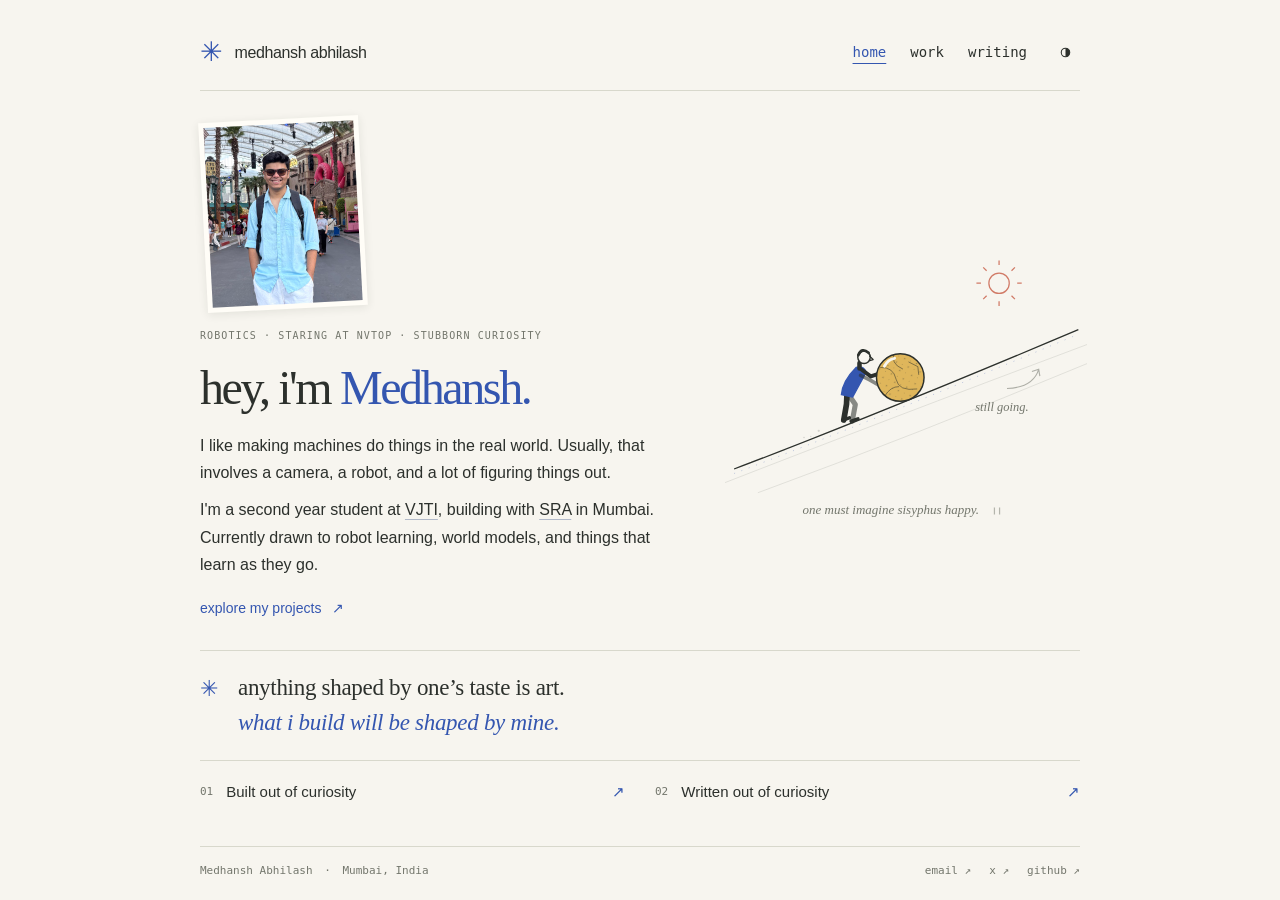
<file: index.html>
<!doctype html>
<html lang="en" data-theme="day">
<head>
<meta charset="utf-8"><meta name="viewport" content="width=device-width,initial-scale=1">
<meta name="description" content="Medhansh Abhilash — robotics, robot learning, and making things move. Built McQueen, a single-camera autonomous RC car.">
<meta name="theme-color" content="#f7f5ef"><title>Medhansh Abhilash</title>
<link rel="icon" href="assets/favicon.svg" type="image/svg+xml"><link rel="stylesheet" href="style.css?v=liquid-name-3">
<script src="site.js?v=curiosity-1" defer></script>
</head>
<body class="home-page">
<a class="skip" href="#main">Skip to content</a>
<div class="page">
<header class="masthead">
<a href="index.html" class="signature" aria-label="Medhansh Abhilash, home"><span class="asterisk" aria-hidden="true">✳</span> medhansh abhilash</a>
<nav aria-label="Main navigation"><a href="index.html" data-page="home" aria-current="page">home</a><a href="work.html" data-page="work">work</a><a href="writing.html" data-page="writing">writing</a><button id="theme" class="icon-button" aria-label="Switch to dark theme" title="A change of light"><svg viewBox="0 0 24 24" width="17" height="17" aria-hidden="true"><circle cx="12" cy="12" r="6" fill="none" stroke="currentColor" stroke-width="1.5"/><path d="M12 6a6 6 0 0 1 0 12Z" fill="currentColor"/></svg></button></nav>
</header>
<main id="main"><section class="hello" aria-labelledby="hello-title">
<div class="hello-copy"><a class="portrait portrait-light" href="https://github.com/medhansh2808" target="_blank" rel="noopener" aria-label="Medhansh on GitHub"><span class="portrait-crop"><img src="assets/medh-light.jpeg" alt="Medhansh, in daylight" width="1152" height="1536"></span></a><a class="portrait portrait-dark" href="https://github.com/medhansh2808" target="_blank" rel="noopener" aria-label="Medhansh on GitHub"><span class="portrait-crop"><img src="assets/medh-dark.jpeg" alt="Medhansh, at night" width="1152" height="1536"></span></a><p class="eyebrow">ROBOTICS · STARING AT NVTOP · STUBBORN CURIOSITY </p><h1 id="hello-title">hey, i'm <span class="ocean-name" tabindex="0" aria-label="Medhansh."><span class="ocean-letter" aria-hidden="true" style="--i:0">M</span><span class="ocean-letter" aria-hidden="true" style="--i:1">e</span><span class="ocean-letter" aria-hidden="true" style="--i:2">d</span><span class="ocean-letter" aria-hidden="true" style="--i:3">h</span><span class="ocean-letter" aria-hidden="true" style="--i:4">a</span><span class="ocean-letter" aria-hidden="true" style="--i:5">n</span><span class="ocean-letter" aria-hidden="true" style="--i:6">s</span><span class="ocean-letter" aria-hidden="true" style="--i:7">h</span><span class="ocean-letter" aria-hidden="true" style="--i:8">.</span></span></h1><p>I like making machines do things in the real world. Usually, that involves a camera, a robot, and a lot of figuring things out.</p><p>I'm a second year student at <a href="https://vjti.ac.in/" target="_blank" rel="noopener">VJTI</a>, building with <a href="https://sravjti.in/" target="_blank" rel="noopener">SRA</a> in Mumbai. Currently drawn to robot learning, world models, and things that learn as they go.</p><a class="quiet-link" href="work.html">explore my projects <span aria-hidden="true">↗</span></a></div>
<figure class="sisyphus">
<svg id="ascent" viewBox="0 0 320 235" role="img" aria-labelledby="ascent-title ascent-desc">
<title id="ascent-title">One must imagine Sisyphus happy</title><desc id="ascent-desc">A small blue Sisyphus leans forward and pushes a golden boulder uphill. It rolls back down; he follows it and starts again.</desc>
<defs>
<pattern id="stipple" width="8" height="8" patternUnits="userSpaceOnUse"><circle cx="2" cy="2" r=".7" fill="currentColor" opacity=".35"/><circle cx="6" cy="6" r=".45" fill="currentColor" opacity=".25"/></pattern>
<clipPath id="stone-clip"><circle r="21"/></clipPath>
<linearGradient id="fade" x1="0" y1="0" x2="1" y2="0"><stop offset="0" stop-color="white" stop-opacity="0"/><stop offset=".15" stop-color="white"/><stop offset=".86" stop-color="white"/><stop offset="1" stop-color="white" stop-opacity="0"/></linearGradient>
<mask id="scene-fade"><rect width="320" height="235" fill="url(#fade)"/></mask>
</defs>
<g class="sun-doodle" stroke="currentColor" fill="none" stroke-width="1.1"><circle cx="242" cy="47" r="9"/><path d="M242 31v-4m0 40v-4m-16-16h-4m40 0h-4m-27-11-3-3m28 28-3-3m0-22 3-3m-28 28 3-3"/></g>
<g class="moon-doodle" aria-hidden="true"><path d="M246 35 A12 12 0 1 0 253 55 A12 12 0 0 1 246 35Z" fill="var(--gold)" stroke="currentColor" stroke-width=".8"/><path d="M264 30v5m-2.5-2.5h5M224 54v4m-2-2h4" fill="none" stroke="currentColor" stroke-width=".9"/><circle cx="228" cy="28" r=".9" fill="currentColor"/></g>
<g>
<path class="hill-line" d="M8 211 Q127 166 312 88"/>
<path class="contour" d="M-5 225 Q136 170 320 101M29 232 Q168 181 322 117"/>
<path class="hill-dots" d="M8 215 Q127 170 312 92"/>
<g id="traveler">
<g id="person" fill="none" stroke="currentColor" stroke-linecap="round" stroke-linejoin="round">
<path id="back-leg" class="back-limb" stroke-width="4.5"/>
<path id="back-foot" stroke-width="3"/>
<path id="front-leg" stroke-width="5"/>
<path id="front-foot" stroke-width="3"/>
<path id="body" class="tunic" stroke-width="1.2"/>
<path id="arm-back" class="back-limb" stroke-width="3.3"/>
<path id="arm-front" stroke-width="3.5"/>
<g id="head"><path d="M-4 2v5" stroke-width="4"/><circle cy="-3" r="5.5" class="face" stroke-width="1.3"/><path d="M-5-5q3-7 9-2" stroke-width="2.5"/><path d="m5-4 3 3-3 1" stroke-width="1.2"/></g>

</g>
<g id="stone"><circle r="21" class="stone-fill" stroke="currentColor" stroke-width="1.3"/><g id="stone-texture" clip-path="url(#stone-clip)"><circle r="21" fill="url(#stipple)"/><path d="M-13-15q11 4 9 15t14 15M4-23q-8 8 1 17m-24 16q8-6 15-3M12-10l6 7-2 7" fill="none" stroke="currentColor" stroke-width=".7" opacity=".6"/></g><path d="M-14-10q3-6 9-7" fill="none" stroke="var(--paper)" stroke-width="2.5" stroke-linecap="round"/></g>
<g id="dust" fill="currentColor" opacity=".3"><circle cx="-41" cy="12" r="1"/><circle cx="-48" cy="17" r=".6"/><circle cx="-54" cy="18" r=".7"/></g>
</g></g>
<path class="tiny-arrow" d="M249 140q23-1 28-17m-6 2 6-2 1 6" fill="none" stroke="currentColor" stroke-width="1"/>
<text x="221" y="160" class="hill-note">still going.</text>
</svg>
<figcaption><span>one must imagine sisyphus happy.</span><button id="motion" class="icon-button" aria-label="Pause Sisyphus animation" aria-pressed="false"><svg id="pause-icon" viewBox="0 0 14 14" width="12" height="12" aria-hidden="true"><path d="M4 3v8M10 3v8" stroke="currentColor" stroke-width="1.4"/></svg></button></figcaption>
</figure>
</section><section class="art-note" aria-label="My approach to art"><span class="art-star" aria-hidden="true">✳</span><p>anything shaped by one’s taste is art.<br><em>what i build will be shaped by mine.</em></p></section><div class="home-links"><a href="work.html"><span>01</span> Built out of curiosity <b aria-hidden="true">↗</b></a><a href="writing.html"><span>02</span> Written out of curiosity <b aria-hidden="true">↗</b></a></div></main>
<footer><span>Medhansh Abhilash <span class="footer-dot">·</span> Mumbai, India</span><span class="footer-note"><a href="mailto:medhansh2808@gmail.com">email ↗</a><a href="https://x.com/notmedhansh" target="_blank" rel="noopener">x ↗</a><a href="https://github.com/medhansh2808" target="_blank" rel="noopener">github ↗</a></span></footer>
</div>

</body></html>
</file>
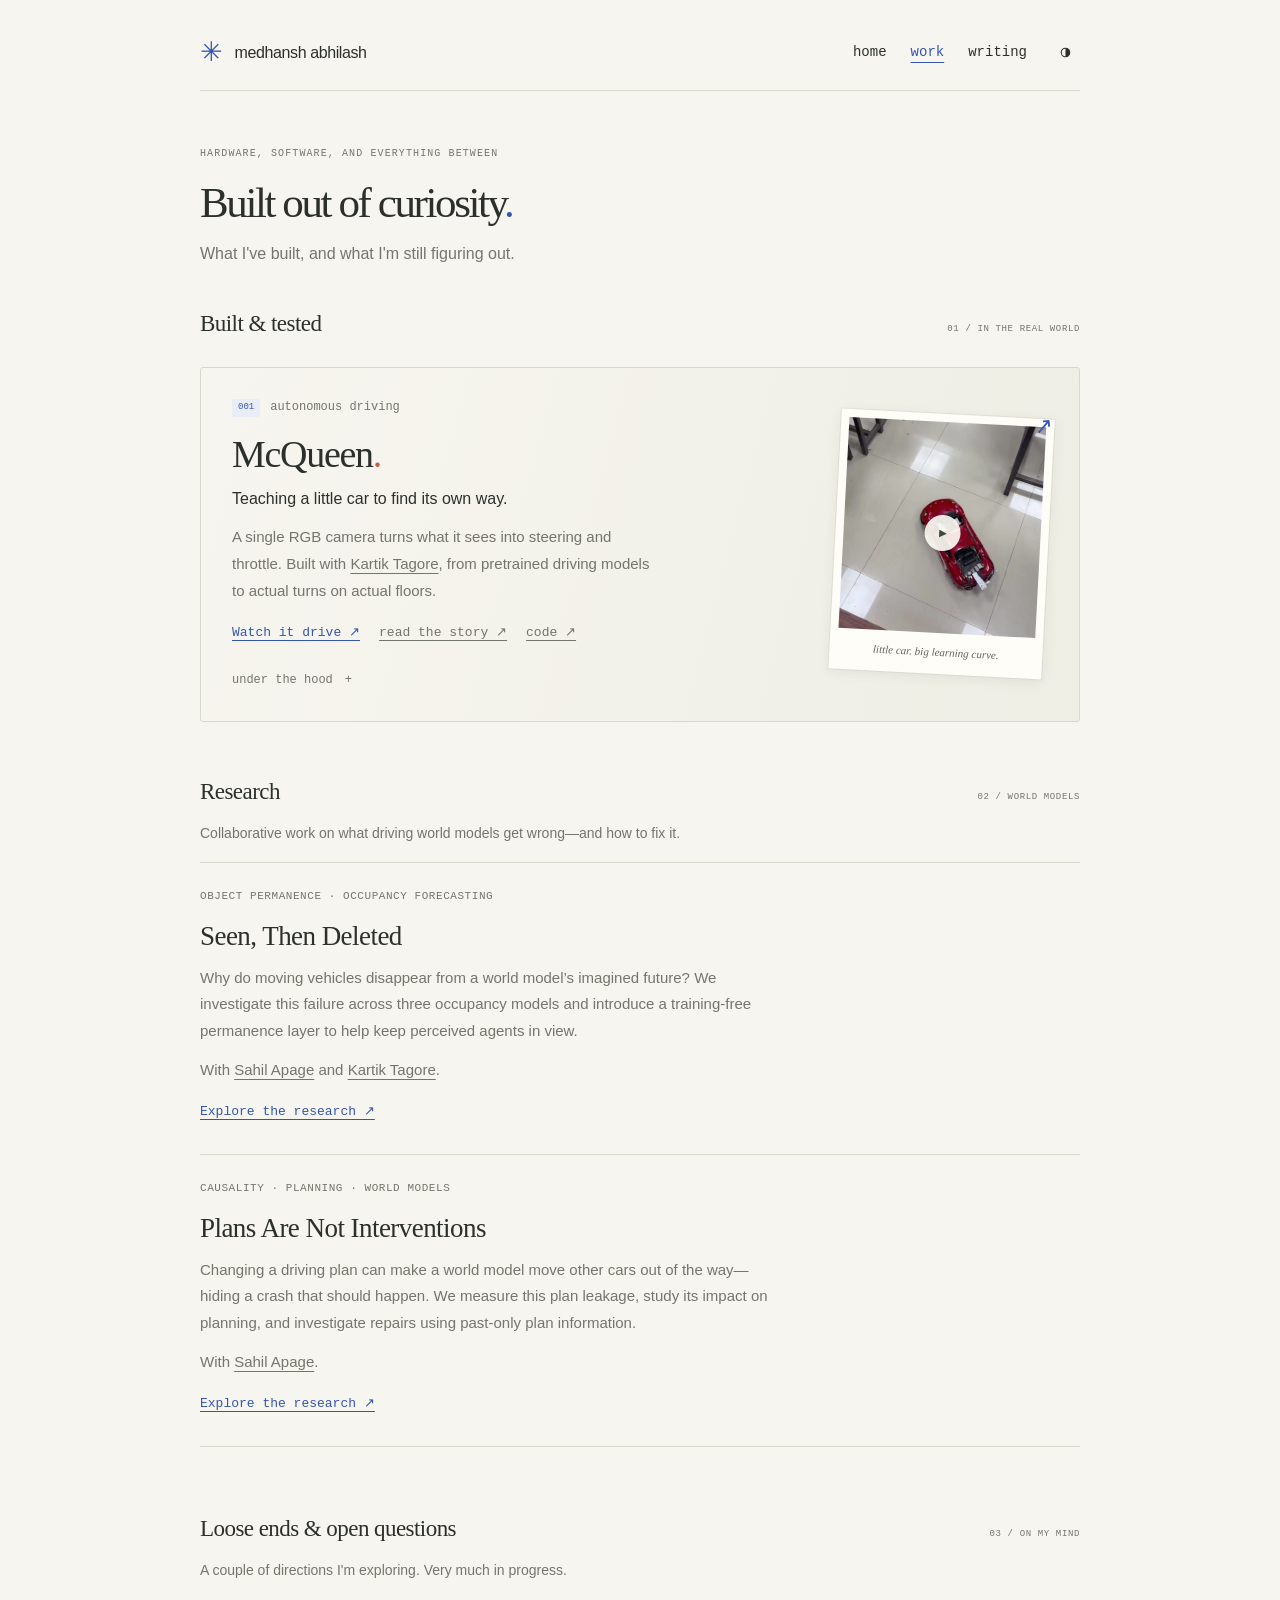
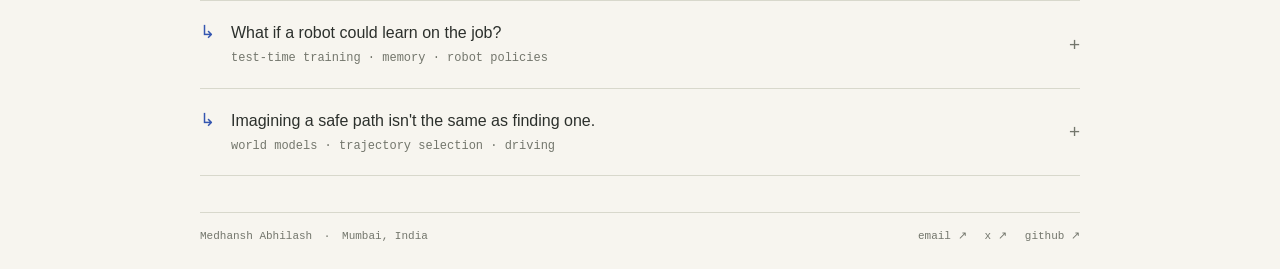
<file: work.html>
<!doctype html>
<html lang="en" data-theme="day">
<head>
<meta charset="utf-8"><meta name="viewport" content="width=device-width,initial-scale=1">
<meta name="description" content="Medhansh Abhilash — robotics, robot learning, and making things move. Built McQueen, a single-camera autonomous RC car.">
<meta name="theme-color" content="#f7f5ef"><title>Work · Medhansh Abhilash</title>
<link rel="icon" href="assets/favicon.svg" type="image/svg+xml"><link rel="stylesheet" href="style.css?v=curiosity-1">
<script src="site.js?v=curiosity-1" defer></script>
</head>
<body class="work-page">
<a class="skip" href="#main">Skip to content</a>
<div class="page">
<header class="masthead">
<a href="index.html" class="signature" aria-label="Medhansh Abhilash, home"><span class="asterisk" aria-hidden="true">✳</span> medhansh abhilash</a>
<nav aria-label="Main navigation"><a href="index.html" data-page="home">home</a><a href="work.html" data-page="work" aria-current="page">work</a><a href="writing.html" data-page="writing">writing</a><button id="theme" class="icon-button" aria-label="Switch to dark theme" title="A change of light"><svg viewBox="0 0 24 24" width="17" height="17" aria-hidden="true"><circle cx="12" cy="12" r="6" fill="none" stroke="currentColor" stroke-width="1.5"/><path d="M12 6a6 6 0 0 1 0 12Z" fill="currentColor"/></svg></button></nav>
</header>
<main id="main"><div class="page-intro"><p class="eyebrow">HARDWARE, SOFTWARE, AND EVERYTHING BETWEEN</p><h1>Built out of curiosity<span>.</span></h1><p>What I've built, and what I'm still figuring out.</p></div><section id="work" class="work" aria-labelledby="work-title">
<div class="section-heading"><h2 id="work-title">Built & tested</h2><span class="margin-label">01 / IN THE REAL WORLD</span></div>
<article class="project">
<div class="project-content"><div class="project-meta"><span class="project-index">001</span><span>autonomous driving</span></div><h3>McQueen<span class="red-dot" aria-hidden="true">.</span></h3><p class="project-lead">Teaching a little car to find its own way.</p><p>A single RGB camera turns what it sees into steering and throttle. Built with <a href="https://github.com/kt-fr" target="_blank" rel="noopener">Kartik Tagore</a>, from pretrained driving models to actual turns on actual floors.</p><div class="project-links"><button class="text-link" id="watch-demo">Watch it drive <span aria-hidden="true">↗</span></button><a href="https://blog.sravjti.in/2026/10/20/mcqueen.html" target="_blank" rel="noopener">read the story ↗</a><a href="https://github.com/medhansh2808/McQueen" target="_blank" rel="noopener">code <span aria-hidden="true">↗</span></a></div><details class="under-hood"><summary>under the hood <span aria-hidden="true">+</span></summary><div><p>A frozen comma.ai/openpilot backbone, a small learned action head, and recurrent state for temporal context. Jetson Nano on the car; remote RTX 4090 inference.</p><p>Tested on real hardware, including autonomous turns. Reliable navigation remains a work in progress.</p></div></details></div>
<button class="demo-photo" id="photo-demo" aria-label="Watch McQueen's driving demonstration"><img src="assets/mcqueen-poster.jpg" alt="McQueen, a red RC car carrying a camera and onboard electronics, on the floor of the lab" width="512" height="910"><span class="photo-play" aria-hidden="true">▶</span><span class="photo-caption">little car. big learning curve.</span><span class="photo-corner" aria-hidden="true">↗</span></button>
</article>
</section>
<!-- RESEARCH START -->
<section id="research" class="notes" aria-labelledby="research-title">
  <div class="section-heading">
    <h2 id="research-title">Research</h2>
    <span class="margin-label">02 / WORLD MODELS</span>
  </div>
  <p class="section-intro">
    Collaborative work on what driving world models get wrong—and how to fix it.
  </p>

  <article class="writing-entry">
    <div class="writing-meta">
      <span>OBJECT PERMANENCE · OCCUPANCY FORECASTING</span>
    </div>
    <h2>Seen, Then Deleted</h2>
    <p>
      Why do moving vehicles disappear from a world model’s imagined future?
      We investigate this failure across three occupancy models and introduce
      a training-free permanence layer to help keep perceived agents in view.
    </p>
    <p>
      With <a href="https://sahilapage.github.io/" target="_blank"
      rel="noopener">Sahil Apage</a> and
      <a href="https://github.com/kt-fr" target="_blank"
      rel="noopener">Kartik Tagore</a>.
    </p>
    <a class="writing-cta"
       href="https://sahilapage.github.io/seen-then-deleted/"
       target="_blank" rel="noopener">Explore the research ↗</a>
  </article>

  <article class="writing-entry">
    <div class="writing-meta">
      <span>CAUSALITY · PLANNING · WORLD MODELS</span>
    </div>
    <h2>Plans Are Not Interventions</h2>
    <p>
      Changing a driving plan can make a world model move other cars out of
      the way—hiding a crash that should happen. We measure this plan leakage,
      study its impact on planning, and investigate repairs using past-only
      plan information.
    </p>
    <p>
      With <a href="https://sahilapage.github.io/" target="_blank"
      rel="noopener">Sahil Apage</a>.
    </p>
    <a class="writing-cta"
       href="https://sahilapage.github.io/plan-leak/"
       target="_blank" rel="noopener">Explore the research ↗</a>
  </article>
</section>
<!-- RESEARCH END -->

<section id="notes" class="notes" aria-labelledby="notes-title"><div class="section-heading"><h2 id="notes-title">Loose ends & open questions</h2><span class="margin-label">03 / ON MY MIND</span></div><p class="section-intro">A couple of directions I'm exploring. Very much in progress.</p>
<details class="note"><summary><span class="note-marker">↳</span><span class="note-heading">What if a robot could learn on the job?<small>test-time training · memory · robot policies</small></span><span class="note-toggle" aria-hidden="true">+</span></summary><div class="note-body"><p>I'm exploring how test-time training can add adaptation and memory to pretrained robot policies. The interesting question for me: what should a robot remember from a demonstration, and how can that change its next action?</p><p>I'm particularly interested in tasks that need history, one-shot imitation, and making the training fit on a single GPU.</p><span class="note-status">research exploration</span></div></details>
<details class="note"><summary><span class="note-marker">↳</span><span class="note-heading">Imagining a safe path isn't the same as finding one.<small>world models · trajectory selection · driving</small></span><span class="note-toggle" aria-hidden="true">+</span></summary><div class="note-body"><p>A driving policy proposes candidate trajectories; a world model predicts what might happen along each one. I'm experimenting with how to choose among them—and how to tell whether the failure came from the candidates or their ranking.</p><p>The question I'm chasing: when should we trust an imagined future, and when should uncertainty make us more cautious?</p><span class="note-status">ongoing experiments</span></div></details>
</section></main>
<footer><span>Medhansh Abhilash <span class="footer-dot">·</span> Mumbai, India</span><span class="footer-note"><a href="mailto:medhansh2808@gmail.com">email ↗</a><a href="https://x.com/notmedhansh" target="_blank" rel="noopener">x ↗</a><a href="https://github.com/medhansh2808" target="_blank" rel="noopener">github ↗</a></span></footer>
</div>
<dialog id="demo-dialog" aria-labelledby="demo-title"><div class="dialog-heading"><h2 id="demo-title">McQueen, out in the world.</h2><button id="close-demo" class="icon-button" aria-label="Close demonstration">×</button></div><video id="demo-video" controls playsinline preload="none" poster="assets/mcqueen-poster.jpg"><source src="assets/mcqueen.mp4" type="video/mp4">Your browser does not support HTML video. <a href="assets/mcqueen.mp4">Download the demo.</a></video><p>A real hardware test. A single RGB camera. An autonomous turn.</p></dialog>
</body></html>
</file>
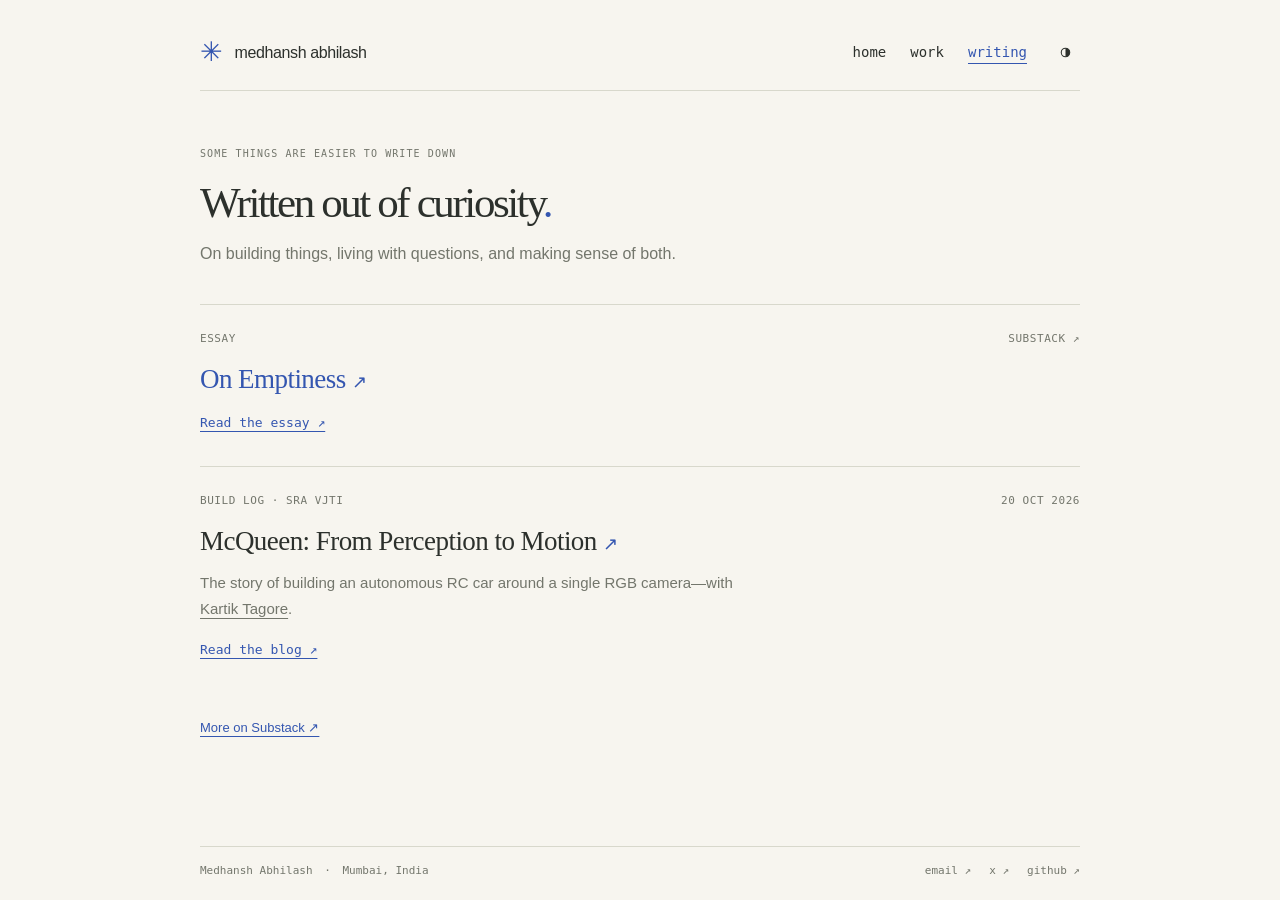
<file: writing.html>
<!doctype html>
<html lang="en" data-theme="day">
<head>
<meta charset="utf-8"><meta name="viewport" content="width=device-width,initial-scale=1">
<meta name="description" content="Medhansh Abhilash — robotics, robot learning, and making things move. Built McQueen, a single-camera autonomous RC car.">
<meta name="theme-color" content="#f7f5ef"><title>Writing · Medhansh Abhilash</title>
<link rel="icon" href="assets/favicon.svg" type="image/svg+xml"><link rel="stylesheet" href="style.css?v=curiosity-1">
<script src="site.js?v=curiosity-1" defer></script>
</head>
<body class="writing-page">
<a class="skip" href="#main">Skip to content</a>
<div class="page">
<header class="masthead">
<a href="index.html" class="signature" aria-label="Medhansh Abhilash, home"><span class="asterisk" aria-hidden="true">✳</span> medhansh abhilash</a>
<nav aria-label="Main navigation"><a href="index.html" data-page="home">home</a><a href="work.html" data-page="work">work</a><a href="writing.html" data-page="writing" aria-current="page">writing</a><button id="theme" class="icon-button" aria-label="Switch to dark theme" title="A change of light"><svg viewBox="0 0 24 24" width="17" height="17" aria-hidden="true"><circle cx="12" cy="12" r="6" fill="none" stroke="currentColor" stroke-width="1.5"/><path d="M12 6a6 6 0 0 1 0 12Z" fill="currentColor"/></svg></button></nav>
</header>
<main id="main"><section class="writing-page"><div class="page-intro"><p class="eyebrow">SOME THINGS ARE EASIER TO WRITE DOWN</p><h1>Written out of curiosity<span>.</span></h1><p>On building things, living with questions, and making sense of both.</p></div><a class="writing-entry personal-writing" href="https://medhwrites.substack.com/p/on-emptiness" target="_blank" rel="noopener"><div class="writing-meta"><span>ESSAY</span><span>SUBSTACK ↗</span></div><h2>On Emptiness <span aria-hidden="true">↗</span></h2><span class="writing-cta">Read the essay ↗</span></a><article class="writing-entry"><div class="writing-meta"><span>BUILD LOG · SRA VJTI</span><time datetime="2026-10-20">20 OCT 2026</time></div><h2>McQueen: From Perception to Motion <span aria-hidden="true">↗</span></h2><p>The story of building an autonomous RC car around a single RGB camera—with <a href="https://github.com/kt-fr" target="_blank" rel="noopener">Kartik Tagore</a>.</p><a class="writing-cta" href="https://blog.sravjti.in/2026/10/20/mcqueen.html" target="_blank" rel="noopener">Read the blog ↗</a></article><p class="more-writing"><a href="https://substack.com/medhwrites" target="_blank" rel="noopener">More on Substack ↗</a></p></section></main>
<footer><span>Medhansh Abhilash <span class="footer-dot">·</span> Mumbai, India</span><span class="footer-note"><a href="mailto:medhansh2808@gmail.com">email ↗</a><a href="https://x.com/notmedhansh" target="_blank" rel="noopener">x ↗</a><a href="https://github.com/medhansh2808" target="_blank" rel="noopener">github ↗</a></span></footer>
</div>

</body></html>
</file>
<file: style.css>
:root{color-scheme:light;--paper:#f7f5ef;--ink:#2c302c;--muted:#73766c;--blue:#3456b0;--line:#d8d8cc;--panel:#eeeee5;--gold:#dfb65b;--photo:#fffdf7;--softblue:#e9edf5;--red:#c85c45}*{box-sizing:border-box}html{scroll-behavior:smooth;scroll-padding-top:25px}body{margin:0;background:var(--paper);color:var(--ink);font-family:Arial,Helvetica,sans-serif;font-size:14px;line-height:1.75;transition:background-color .25s,color .25s}a{color:inherit;text-decoration-thickness:1px;text-underline-offset:4px}a:hover{color:var(--blue)}button{font:inherit;cursor:pointer;color:inherit}button,a,summary{-webkit-tap-highlight-color:transparent}button:focus-visible,a:focus-visible,summary:focus-visible{outline:2px solid var(--blue);outline-offset:6px}button{border:0;background:none}::selection{background:#e0d7ac;color:#202e45}.page{max-width:944px;margin:0 auto;padding:0 32px}.masthead{display:flex;align-items:center;justify-content:space-between;padding:38px 0 23px;border-bottom:1px solid var(--line);gap:20px}.signature{display:flex;align-items:center;gap:12px;text-decoration:none;font-size:16px;letter-spacing:-.4px}.asterisk{display:block;font-size:27px;color:var(--blue);line-height:1;transition:transform .5s}.signature:hover .asterisk{transform:rotate(90deg)}nav{display:flex;align-items:center;gap:24px;font-family:monospace;font-size:12px}nav a{text-decoration:none}nav a:hover{text-decoration:underline}.icon-button{padding:6px;display:inline-flex;align-items:center;justify-content:center;border-radius:50%;line-height:1}.icon-button:hover{background:var(--panel);color:var(--blue)}.hello{display:grid;grid-template-columns:1.4fr 1fr;gap:20px;padding:66px 0 63px;align-items:center}.eyebrow,.margin-label,.project-meta,.project-links,.under-hood summary,.note-status,.say-hello,footer{font-family:monospace}.eyebrow{font-size:9px;letter-spacing:.11em;color:var(--muted);margin:0 0 14px}h1{font-family:Georgia,'Times New Roman',serif;font-size:48px;letter-spacing:-2.4px;line-height:1.2;font-weight:400;margin:0 0 22px;white-space:nowrap}h1 span{color:var(--blue)}.hello-copy>p:not(.eyebrow){max-width:475px;font-size:14px;line-height:1.85;margin:0 0 13px}.hello-copy a:not(.quiet-link){text-decoration-color:#b1b9c9}.quiet-link{display:inline-block;color:var(--blue);font-size:12px;text-decoration:none;margin-top:8px}.quiet-link span{display:inline-block;margin-left:7px;transition:transform .2s}.quiet-link:hover span{transform:translateY(3px)}.sisyphus{margin:12px -7px 0 0;align-self:center;color:var(--ink);position:relative}#ascent{width:100%;height:auto;display:block;overflow:visible}.hill-line{fill:none;stroke:var(--ink);stroke-width:1.1}.contour{fill:none;stroke:var(--ink);stroke-width:.6;opacity:.16}.hill-dots{fill:none;stroke:var(--blue);stroke-width:.65;stroke-dasharray:1 6;opacity:.4}.sun-doodle{color:var(--red);opacity:.8}.tunic{fill:var(--blue);stroke:var(--blue)}.back-limb{opacity:.55}.face{fill:var(--paper)}.scarf{stroke:var(--red)}.stone-fill{fill:var(--gold)}.tiny-arrow{color:var(--muted);opacity:.55}.hill-note{font-family:Georgia,serif;font-style:italic;fill:var(--muted);font-size:11px}figcaption{display:flex;align-items:center;justify-content:center;gap:10px;margin-top:2px;color:var(--muted);font-family:Georgia,serif;font-style:italic;font-size:12px}figcaption .icon-button{opacity:.5}figcaption:hover .icon-button{opacity:1}.section-heading{display:flex;align-items:baseline;justify-content:space-between;gap:20px}h2{font-family:Georgia,'Times New Roman',serif;font-size:23px;font-weight:400;letter-spacing:-.55px;margin:0}.margin-label{font-size:9px;letter-spacing:.07em;color:var(--muted);white-space:nowrap}.project{margin-top:23px;border:1px solid var(--line);background:linear-gradient(105deg,var(--paper),var(--panel));padding:29px 31px;display:grid;grid-template-columns:1fr 213px;gap:42px;align-items:center;position:relative;border-radius:3px}.project-meta{display:flex;align-items:center;gap:10px;font-size:10px;color:var(--muted)}.project-index{color:var(--blue);font-size:9px;padding:1px 6px;background:var(--softblue);border-radius:2px}.project h3{font-family:Georgia,serif;font-size:38px;font-weight:400;letter-spacing:-1.3px;line-height:1.1;margin:16px 0 9px}.red-dot{color:var(--red)}.project p{font-size:13px;line-height:1.8;max-width:420px;margin:9px 0;color:var(--muted)}.project .project-lead{font-size:14px;color:var(--ink);margin-bottom:9px}.project-links{display:flex;gap:21px;font-size:11px;align-items:center;margin-top:18px}.project-links a{color:var(--muted)}.text-link{padding:0;text-decoration:underline;text-decoration-thickness:1px;text-underline-offset:4px;color:var(--blue);font:inherit}.under-hood{margin-top:19px}.under-hood summary{cursor:pointer;list-style:none;display:inline-flex;align-items:center;gap:12px;font-size:10px;color:var(--muted)}.under-hood summary::-webkit-details-marker,.note summary::-webkit-details-marker{display:none}.under-hood[open] summary span{transform:rotate(45deg)}.under-hood div{border-left:1px solid var(--line);padding:0 0 0 13px;margin-top:12px}.under-hood p{font-size:12px}.demo-photo{display:block;padding:8px 8px 0;background:var(--photo);box-shadow:0 3px 13px #24282012,0 0 0 1px #3a3a3010;transform:rotate(3deg);transition:transform .25s,box-shadow .25s;position:relative;align-self:center}.demo-photo:hover{transform:rotate(0deg) translateY(-3px);box-shadow:0 8px 20px #24282018}.demo-photo img{display:block;width:100%;height:211px;object-fit:cover;object-position:center 85%;filter:saturate(.85)}.photo-caption{display:block;font-family:Georgia,serif;font-style:italic;font-size:11px;padding:10px 0 12px;color:#63655e}.photo-play{position:absolute;top:101px;left:calc(50% - 18px);display:grid;place-items:center;width:36px;height:36px;border-radius:50%;background:#fffdf7e6;color:#3c493f;font-size:10px;padding-left:2px;transition:transform .2s}.demo-photo:hover .photo-play{transform:scale(1.12)}.photo-corner{position:absolute;top:-12px;right:2px;font-size:22px;color:var(--blue);transform:rotate(-7deg)}.notes{padding-top:50px}.section-intro{font-size:12px;color:var(--muted);margin:9px 0 17px}.note{border-top:1px solid var(--line)}.note:last-child{border-bottom:1px solid var(--line)}.note summary{list-style:none;display:flex;gap:16px;align-items:center;padding:19px 0;cursor:pointer}.note-marker{font-size:18px;color:var(--blue);align-self:flex-start;line-height:1.4}.note-heading{font-size:14px;flex:1;line-height:1.6}.note-heading small{display:block;font-family:monospace;font-size:10px;color:var(--muted);margin-top:4px}.note-toggle{font-size:19px;font-weight:300;color:var(--muted);transition:transform .2s}.note[open] .note-toggle{transform:rotate(45deg);color:var(--blue)}.note-body{padding:0 40px 23px 34px;max-width:720px}.note-body p{font-size:13px;line-height:1.85;margin:0 0 12px;color:var(--muted)}.note-status{font-size:9px;color:var(--blue)}.elsewhere{display:flex;align-items:center;justify-content:space-between;gap:30px;padding:48px 0 44px}.elsewhere>div{position:relative;padding-left:29px}.small-star{position:absolute;left:0;top:0;color:var(--blue);font-size:20px}.elsewhere h2{font-size:19px}.elsewhere p{font-size:12px;color:var(--muted);margin:5px 0 0}.say-hello{font-size:11px;color:var(--blue);white-space:nowrap}footer{display:flex;justify-content:space-between;gap:20px;padding:19px 0 28px;border-top:1px solid var(--line);color:var(--muted);font-size:9px}.footer-dot{padding:0 5px}.footer-note{font-style:italic}dialog{background:var(--paper);color:var(--ink);border:1px solid var(--line);border-radius:5px;padding:18px;max-height:93dvh;max-width:min(96vw,500px);overflow:auto}dialog::backdrop{background:#171c20c9;backdrop-filter:blur(5px)}.dialog-heading{display:flex;align-items:center;justify-content:space-between;gap:20px;margin-bottom:12px}.dialog-heading h2{font-size:19px}.dialog-heading button{font-size:24px}.dialog-heading + video{display:block;max-width:100%;max-height:68dvh;margin:auto;background:#111;border-radius:2px}dialog>p{font-size:11px;color:var(--muted);text-align:center;margin-bottom:0}.skip{position:absolute;left:20px;top:-80px;padding:10px;background:var(--paper);z-index:20}.skip:focus{top:10px}[data-theme=night]{color-scheme:dark;--paper:#1f2526;--ink:#e3e4d9;--muted:#a2aca6;--blue:#9aaeea;--line:#424b48;--panel:#29312e;--gold:#cda857;--photo:#e6e3d7;--softblue:#343e51;--red:#df9079}[data-theme=night] .photo-corner{color:#bdc9ef}[data-theme=night] .demo-photo img{filter:saturate(.8) brightness(.85)}@media(min-width:1200px){.page{max-width:964px;padding:0 42px}.hello{gap:27px}}@media(max-width:760px){.page{padding:0 24px}.masthead{padding-top:25px}.signature{font-size:14px}nav{gap:16px;font-size:11px}h1{font-size:40px;letter-spacing:-1.7px}.hello{grid-template-columns:1.45fr 1fr;gap:8px;padding-top:47px;padding-bottom:43px}.hello-copy>p:not(.eyebrow){font-size:13px}.eyebrow{font-size:8px;letter-spacing:.05em}.project{grid-template-columns:1fr 170px;padding:24px;gap:28px}.demo-photo img{height:190px}.photo-caption{font-size:9px}.photo-play{top:92px}.margin-label{font-size:8px}.elsewhere{align-items:flex-start;gap:20px}.say-hello{font-size:10px}}@media(max-width:560px){.page{padding:0 23px}.masthead{padding-top:22px;padding-bottom:18px;gap:10px}.signature{font-size:13px;gap:7px}.asterisk{font-size:21px}nav{gap:12px;font-size:10px}.icon-button{padding:4px}.hello{grid-template-columns:1fr;gap:0;padding-top:38px;padding-bottom:34px}h1{font-size:42px;white-space:normal;margin-bottom:20px}.eyebrow{font-size:8px;margin-bottom:15px}.hello-copy>p:not(.eyebrow){font-size:14px}.quiet-link{margin-top:7px}.sisyphus{width:255px;justify-self:center;margin:9px 0 0}.section-heading{gap:10px}.margin-label{display:none}h2{font-size:22px}.project{grid-template-columns:1fr;gap:25px;padding:24px;margin-top:19px}.project h3{font-size:36px}.project p{font-size:13px}.demo-photo{width:200px;justify-self:center;margin:0 0 7px}.demo-photo img{height:195px}.photo-caption{font-size:10px}.notes{padding-top:35px}.note-heading{font-size:13px}.note-heading small{font-size:9px}.note summary{gap:11px}.note-body{padding-left:25px;padding-right:10px}.elsewhere{flex-direction:column;padding:34px 0;gap:17px}.elsewhere h2{font-size:18px}.say-hello{margin-left:29px;font-size:11px}footer{font-size:8px;flex-direction:column;gap:4px;padding-bottom:24px}.footer-note{display:none}}@media(prefers-reduced-motion:reduce){html{scroll-behavior:auto}*{transition:none!important}}
@media(max-width:380px){.masthead{flex-wrap:wrap;row-gap:9px}nav{width:100%;justify-content:flex-end}h1{font-size:38px}.hello{padding-top:30px}}
/* Shared navigation and separate page layouts. */
nav a[aria-current=page]{color:var(--blue);text-decoration:underline;text-underline-offset:6px}.moon-doodle{display:none;color:var(--gold)}[data-theme=night] .sun-doodle{display:none}[data-theme=night] .moon-doodle{display:block}.page{min-height:100dvh;display:flex;flex-direction:column}main{flex:1}footer{margin-top:44px}.home-page .hello{padding-bottom:40px}.art-note{display:flex;gap:20px;align-items:flex-start;padding:27px 0;border-top:1px solid var(--line);border-bottom:1px solid var(--line);max-width:100%}.art-star{color:var(--blue);font-size:22px;line-height:1.6}.art-note p{font-family:Georgia,serif;font-size:21px;line-height:1.75;letter-spacing:-.3px;margin:0;max-width:710px}.art-note em{color:var(--blue)}.home-links{display:grid;grid-template-columns:1fr 1fr;gap:30px;padding:28px 0 12px}.home-links a{text-decoration:none;font-size:13px;display:flex;gap:13px;align-items:center}.home-links span{font-family:monospace;font-size:9px;color:var(--muted)}.home-links b{font-weight:normal;color:var(--blue);margin-left:auto}.page-intro{padding:54px 0 36px}.page-intro h1{margin-bottom:12px;font-size:43px}.page-intro>p:last-child{color:var(--muted);font-size:14px;margin:0}.work-page .project-links{flex-wrap:wrap;column-gap:19px;row-gap:8px}.work-page .notes{padding-bottom:12px}.writing-entry{display:block;text-decoration:none;border-top:1px solid var(--line);padding:27px 0 30px}.writing-entry:last-child{border-bottom:1px solid var(--line)}.writing-meta{display:flex;justify-content:space-between;gap:12px;font:9px monospace;letter-spacing:.05em;color:var(--muted);margin-bottom:16px}.writing-entry h2{font-size:27px;line-height:1.4;margin-bottom:9px}.writing-entry h2 span{font-size:18px;color:var(--blue)}.writing-entry p{font-size:13px;color:var(--muted);margin:0 0 13px;max-width:570px}.writing-cta{font:11px monospace;color:var(--blue);text-decoration:underline;text-underline-offset:4px}.personal-writing h2{color:var(--blue)}.writing-entry:hover .writing-cta{text-decoration-thickness:2px}.footer-note a{font-style:normal;text-decoration:none}.writing-page main{padding-bottom:25px}@media(max-width:560px){.art-note{gap:13px;padding:23px 0}.art-note p{font-size:19px}.art-note br{display:none}.art-note em{display:block;margin-top:8px}.home-links{grid-template-columns:1fr;gap:22px;padding-top:24px}.page-intro{padding:36px 0 30px}.page-intro h1{font-size:36px}.writing-entry h2{font-size:24px}.home-page .hello{padding-bottom:28px}footer{margin-top:30px}.footer-note{display:block}}

/* A little portrait, with the original photo available on click. */
.portrait{display:block;width:100px;padding:5px;background:var(--photo);box-shadow:0 2px 10px #24282018;transform:rotate(-3deg);margin:0 0 25px 3px;transition:transform .2s}.portrait:hover{transform:rotate(0deg)}.portrait-crop{display:block;position:relative;width:90px;height:108px;overflow:hidden}.portrait img{position:absolute;width:300%;max-width:none;height:auto;left:-165%;top:-135%}.sisyphus figcaption{gap:6px;font-size:11px}.sisyphus figcaption span{text-align:center}.home-page .hello{padding-top:40px}@media(max-width:560px){.portrait{margin-bottom:24px}.sisyphus{width:280px;max-width:100%}}

/* October refinements: type, portraits, and a moving sky. */
body{font-size:16px}.hello-copy>p:not(.eyebrow){font-size:16px}.quiet-link{font-size:14px}.quiet-link:hover span{transform:translate(2px,-2px)}nav{font-size:14px}.eyebrow{font-size:10px}.home-links a{font-size:15px}.home-links span{font-size:11px}.project p,.note-body p,.writing-entry p{font-size:15px}.project .project-lead,.page-intro>p:last-child{font-size:16px}.project-links,.writing-cta,.more-writing{font-size:13px}.under-hood p,.section-intro{font-size:14px}.under-hood summary,.note-heading small{font-size:12px}.note-heading{font-size:16px}.project-meta{font-size:12px}.writing-meta,.note-status{font-size:11px}footer{font-size:11px;align-items:center;flex-wrap:wrap}.footer-note{display:flex;gap:18px}.sisyphus figcaption{font-size:13px}.page-intro h1{white-space:normal}.portrait-light{display:block}.portrait-dark{display:none}[data-theme=night] .portrait-light{display:none}[data-theme=night] .portrait-dark{display:block}.portrait-light img{width:220%;left:-60%;top:-65%;height:auto}.portrait-dark img{width:220%;left:-65%;top:-75%;height:auto}.art-note p{font-size:23px}.sun-doodle,.moon-doodle{transform-box:view-box;transform-origin:242px 115px;transition:transform .8s cubic-bezier(.4,0,.2,1),opacity .55s}.sun-doodle{display:block;transform:rotate(0deg);opacity:.8}.moon-doodle{display:block;transform:rotate(-95deg);opacity:0}[data-theme=night] .sun-doodle{display:block;transform:rotate(95deg);opacity:0}[data-theme=night] .moon-doodle{display:block;transform:rotate(0deg);opacity:1;transition-delay:.25s}html:not([data-theme=night]) .sun-doodle{transition-delay:.25s}body{transition:background-color 1s,color 1s}.more-writing{margin-top:24px;color:var(--blue)}
@media(max-width:560px){nav{font-size:12px;gap:13px}.hello-copy>p:not(.eyebrow){font-size:15px}.art-note p{font-size:21px}.page-intro h1{font-size:35px}.footer-note{display:flex}.home-links a{font-size:15px}.project p,.note-body p{font-size:15px}.sisyphus{width:290px}.sisyphus figcaption{font-size:12px}}@media(prefers-reduced-motion:reduce){.sun-doodle,.moon-doodle{transition:none!important}}

/* Larger portraits; animation turns around outside the frame. */
.portrait {
  width: 160px;
  padding: 5px;
}
.portrait-crop {
  width: 150px;
  height: 180px;
}
#ascent {
  overflow: hidden;
}
.home-links a {
  line-height: 1.5;
}
@media (max-width: 560px) {
  .portrait { width: 145px; }
  .portrait-crop { width: 135px; height: 162px; }
}
/* Footer on the first screen: tighter vertical rhythm (desktop only) */
@media (min-width: 761px) {
  .home-page .hello { padding-top: 28px; padding-bottom: 28px; }
  .portrait { margin-bottom: 18px; }
  .home-page h1 { margin-bottom: 16px; }
  .hello-copy > p:not(.eyebrow) { line-height: 1.7; margin-bottom: 10px; }
  .art-note { padding: 20px 0; }
  .art-note p { line-height: 1.5; }
  .home-links { padding: 20px 0 6px; }
  footer { margin-top: 24px; padding: 14px 0 20px; }
}

/* Short screens only: shrink the portrait a bit more */
@media (min-width: 761px) and (max-height: 820px) {
  .portrait { width: 130px; }
  .portrait-crop { width: 120px; height: 144px; }
  .home-page .hello { padding-top: 20px; padding-bottom: 20px; }
  .art-note p { font-size: 21px; }
}





/* LIQUID NAME START */
h1 .ocean-name {
  display: inline-block;
  position: relative;
  white-space: nowrap;
  cursor: default;
  color: var(--blue);
}
h1 .ocean-name::before,
h1 .ocean-name::after {
  content: none !important;
}
h1 .ocean-name .ocean-letter {
  display: inline-block;
  color: inherit;
  transform-origin: 50% 75%;
}
h1 .ocean-name:focus-visible {
  outline: 1px dashed var(--blue);
  outline-offset: 8px;
}
h1 .ocean-name:is(:hover, :focus) .ocean-letter {
  animation: liquid-letter 1.8s ease-in-out infinite;
  animation-delay: calc(var(--i) * -0.13s);
}

@supports ((background-clip: text) or (-webkit-background-clip: text)) {
  h1 .ocean-name:is(:hover, :focus) .ocean-letter {
    background-color: #0b5793;
    background-image: url("assets/name-waves.svg?v=2");
    background-repeat: repeat-x;
    background-size: 150px 100%;
    background-position: calc(var(--i) * -22px) 0;
    -webkit-background-clip: text;
    background-clip: text;
    color: transparent;
    -webkit-text-fill-color: transparent;
    animation:
      liquid-letter 1.8s ease-in-out infinite,
      liquid-surf 2.4s linear infinite;
    animation-delay: calc(var(--i) * -0.13s), 0s;
  }
}
[data-theme="night"] h1 .ocean-name:is(:hover, :focus) .ocean-letter {
  background-color: #62bfee;
}

@keyframes liquid-letter {
  0%, 100% { transform: translateY(0) rotate(0deg); }
  25% { transform: translateY(-4px) rotate(-3deg); }
  50% { transform: translateY(0) rotate(0deg); }
  75% { transform: translateY(3px) rotate(2deg); }
}
@keyframes liquid-surf {
  from { background-position: calc(var(--i) * -22px) 0; }
  to { background-position: calc(var(--i) * -22px - 150px) 0; }
}
@media (prefers-reduced-motion: reduce) {
  h1 .ocean-name:is(:hover, :focus) .ocean-letter {
    animation: none;
    transform: none;
  }
}
/* LIQUID NAME END */
</file>
